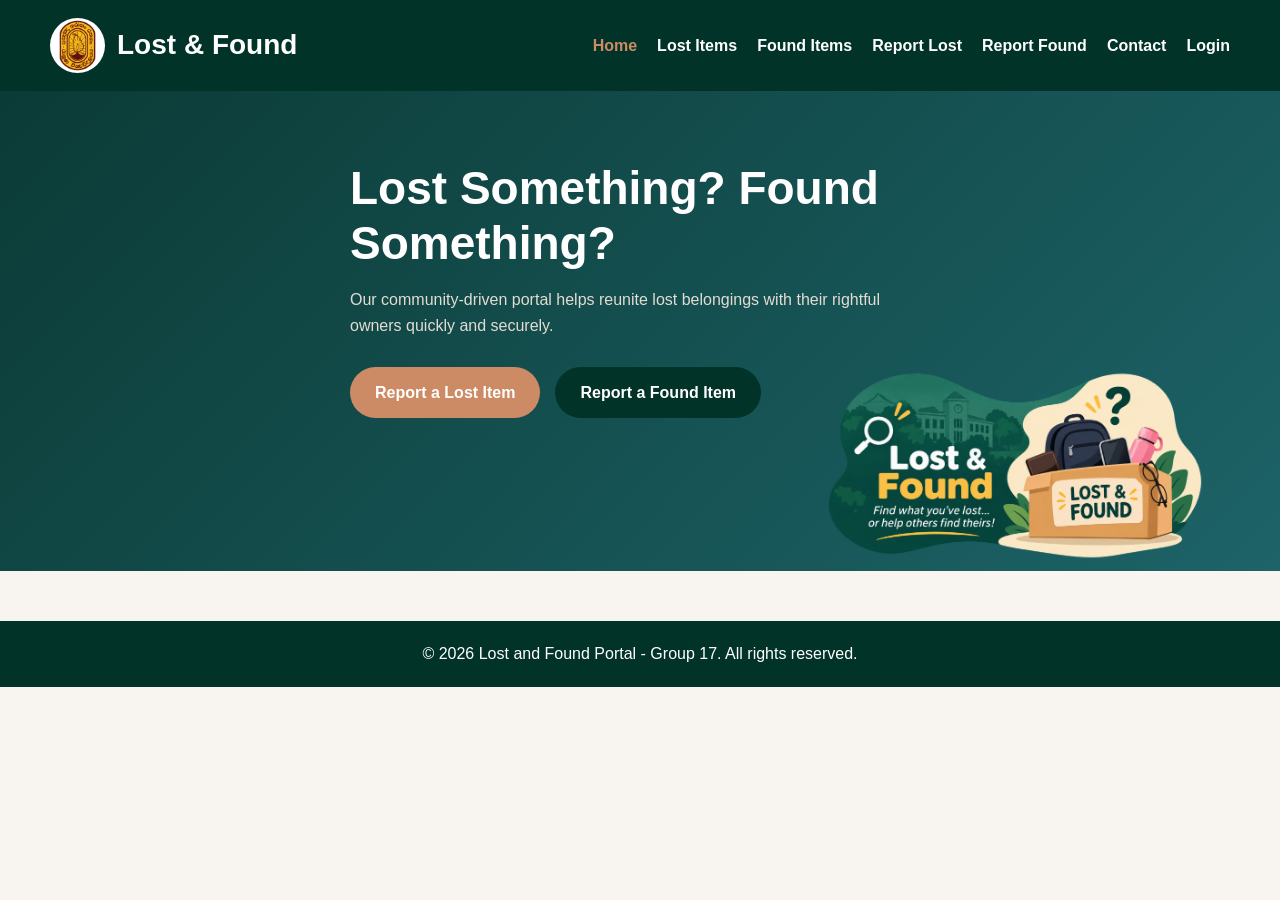
<file: HTML/index.html>
<!DOCTYPE html>
<html>
<head>
   
    <title>Lost & Found Portal - Home</title>
    <link rel="stylesheet" href="../CSS/style.css">
</head>
<body class="index-page">
    <header>
        <a href="index.html" class="logo"><img src="../Images/ruhuna-logo.png"
             alt="University of Ruhuna Logo">Lost & Found</a>
        <nav>
            <ul>
                <li><a href="home.html" class="active">Home</a></li>
                <li><a href="lost-items.html">Lost Items</a></li>
                <li><a href="found-items.html">Found Items</a></li>
                <li><a href="report-lost.html">Report Lost</a></li>
                <li><a href="report-found.html">Report Found</a></li>
                <li><a href="contact.html">Contact</a></li>
                <li><a href="login.html">Login</a></li>
            </ul>
        </nav>
    </header>

<section class="hero">    

    

        <div class="hero-content">
            <h1 class="welcome-text">
                Lost Something?
                Found Something?
            </h1>

            <p>
                Our community-driven portal helps reunite
                lost belongings with their rightful owners
                quickly and securely.
            </p>

            <div class="hero-actions">
                <a href="report-lost.html" class="btn btn-light">
                    Report a Lost Item
                </a>

                <a href="report-found.html" class="btn btn-secondary">
                    Report a Found Item
                </a>
            </div>
        </div>

        <div class="hero-image">
            <img src="../Images/lostandfound.png"
                 alt="Students searching for lost items">
        </div>

    </section>
</div>

    <footer>
        <p>&copy; 2026 Lost and Found Portal - Group 17. All rights reserved.</p>
    </footer>
</body>
</html>
</file>
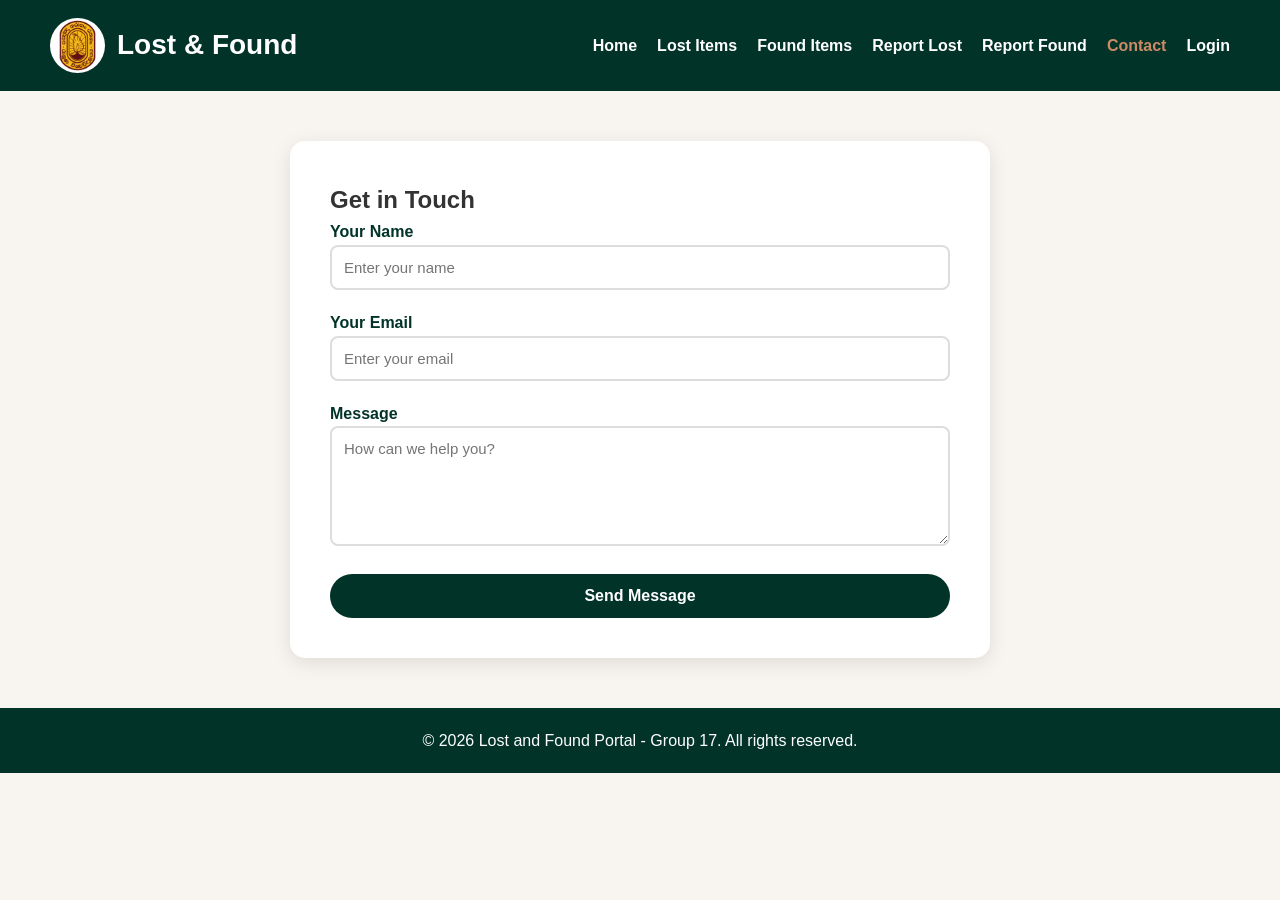
<file: HTML/contact.html>
<!DOCTYPE html>
<html lang="en">
<head>
    <title>Contact Us - Lost & Found Portal</title>
    <link rel="stylesheet" href="../CSS/style.css">
</head>
<body>
    <header>
        <a href="index.html" class="logo"><img src="../Images/ruhuna-logo.png"
             alt="University of Ruhuna Logo"> Lost & Found</a>
        <nav>
            <ul>
                <li><a href="home.html">Home</a></li>
                <li><a href="lost-items.html">Lost Items</a></li>
                <li><a href="found-items.html">Found Items</a></li>
                <li><a href="report-lost.html">Report Lost</a></li>
                <li><a href="report-found.html">Report Found</a></li>
                <li><a href="contact.html" class="active">Contact</a></li>
                <li><a href="login.html">Login</a></li>
            </ul>
        </nav>
    </header>

    <div class="container">
        <div class="form-box">
            <h2>Get in Touch</h2>
            <form action="#">
                <div class="form-group">
                    <label>Your Name</label>
                    <input type="text" placeholder="Enter your name" required>
                </div>
                <div class="form-group">
                    <label>Your Email</label>
                    <input type="email" placeholder="Enter your email" required>
                </div>
                <div class="form-group">
                    <label>Message</label>
                    <textarea placeholder="How can we help you?" required></textarea>
                </div>
                <button type="submit" class="btn" style="width: 100%;">Send Message</button>
            </form>
        </div>
    </div>

    <footer>
        <p>&copy; 2026 Lost and Found Portal - Group 17. All rights reserved.</p>
    </footer>
</body>
</html>
</file>
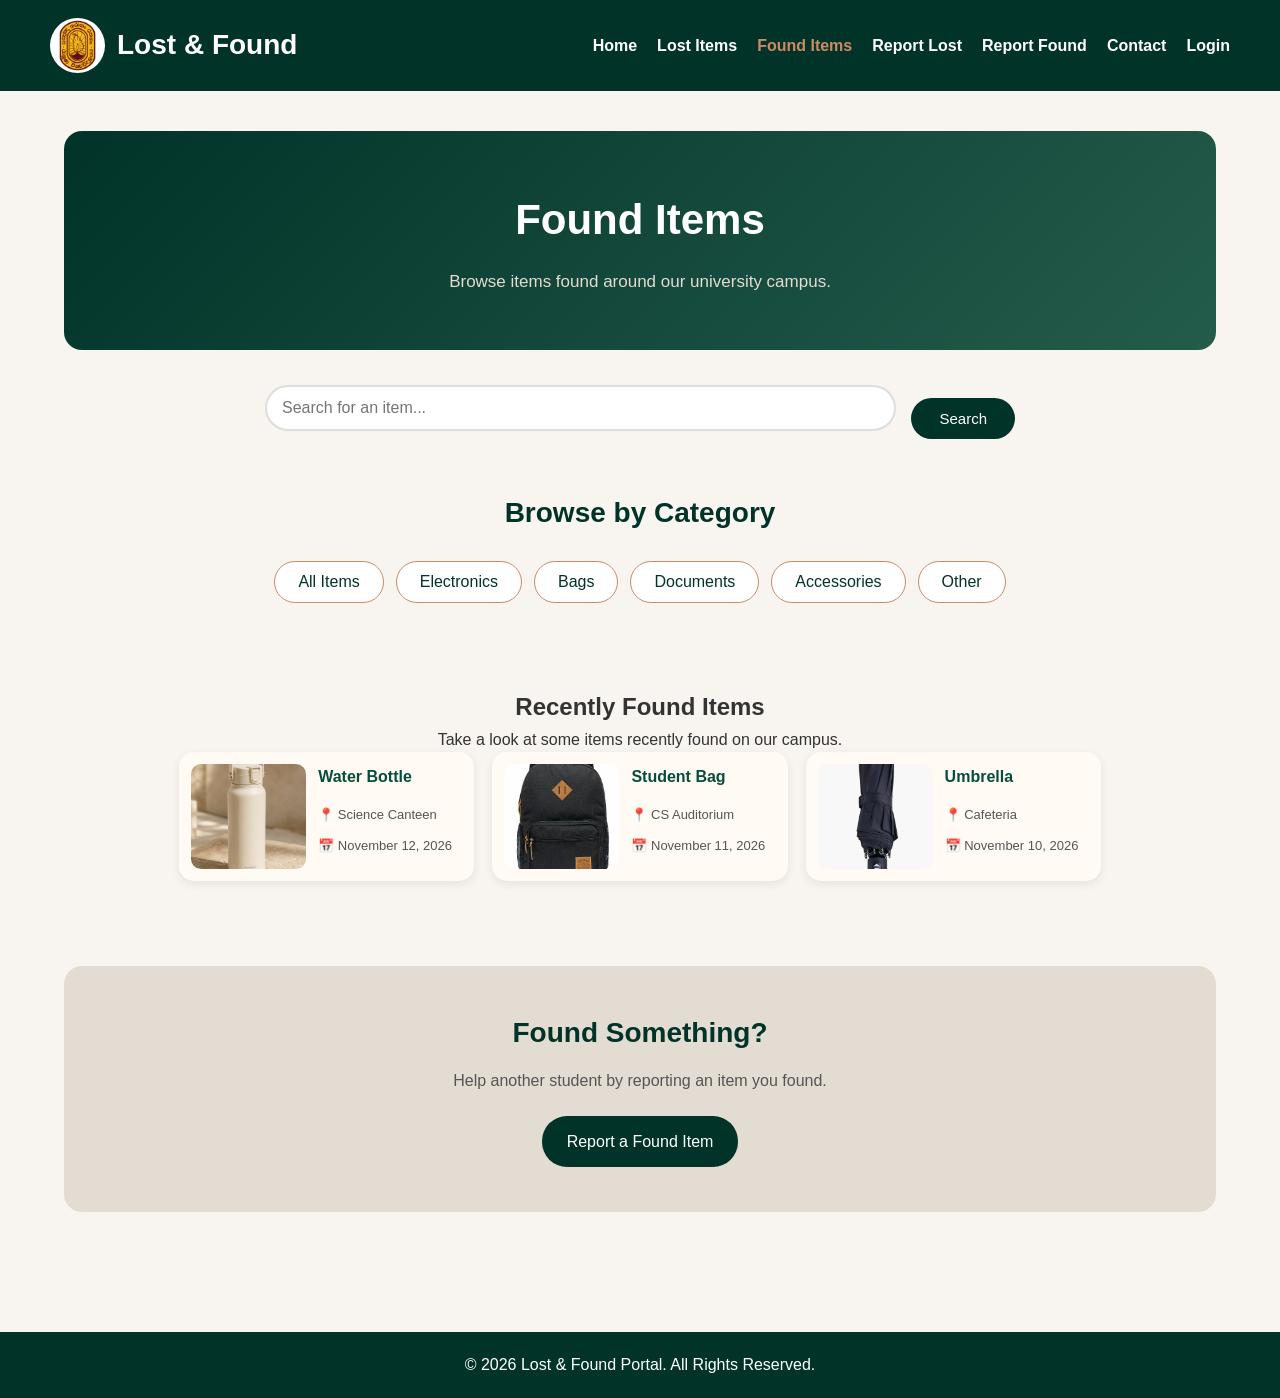
<file: HTML/found-items.html>
<!DOCTYPE html>
<html lang="en">
<head>
    <meta charset="UTF-8">
    <meta name="viewport" content="width=device-width, initial-scale=1.0">
    <title>Found Items | Lost & Found Portal</title>

    <link rel="stylesheet" href="../CSS/style.css">
</head>

<body>

    <!-- Navigation Bar -->
    <header>
        <a href="index.html" class="logo">
            <img src="../Images/ruhuna-logo.png"
             alt="University of Ruhuna Logo">
        <span>Lost & Found</span>
        </a>

        <nav>
            <ul>
                <li><a href="home.html">Home</a></li>
                <li><a href="lost-items.html">Lost Items</a></li>
                <li><a href="found-items.html" class="active">Found Items</a></li>
                <li><a href="report-lost.html">Report Lost</a></li>
                <li><a href="report-found.html">Report Found</a></li>
                <li><a href="contact.html">Contact</a></li>
                <li><a href="login.html">Login</a></li>
            </ul>
        </nav>
    </header>

    <!-- Main Content -->
    <main class="found-page">

        <section class="found-heading">
            <h1>Found Items</h1>
            <p>Browse items found around our university campus.</p>
        </section>

        <!-- Search Section -->
        <section class="search-section">
            <input
                type="text"
                placeholder="Search for an item..."
                aria-label="Search found items"
            >

            <button type="button">Search</button>
        </section>

        <!-- Category Section -->
        <section class="category-section">
            <h2>Browse by Category</h2>

            <div class="category-buttons">
                <button type="button">All Items</button>
                <button type="button">Electronics</button>
                <button type="button">Bags</button>
                <button type="button">Documents</button>
                <button type="button">Accessories</button>
                <button type="button">Other</button>
            </div>
        </section>

        <!-- Found Items -->
        <section class="recent-items">
    <h2>Recently Found Items</h2>
    <p class="section-description">
        Take a look at some items recently found on our campus.
    </p>

    <div class="items-container">

        <div class="recent-item-info">
            <img src="../Images/waterbottle.jpg" alt="Water bottle">
            <div class="item-info">
                <h3>Water Bottle</h3>
                <p>📍 Science Canteen</p>
                <p>📅 November 12, 2026</p>
            </div>
        </div>
        
        <div class="recent-item-info">
            <img src="../Images/bag.jpg" alt="Student bag">
            <div class="item-info">
                <h3>Student Bag</h3>
                <p>📍 CS Auditorium</p>
                <p>📅 November 11, 2026</p>
            </div>
        </div>

        <div class="recent-item-info">
            <img src="../Images/umbrella.jpg" alt="Umbrella">
            <div class="item-info">
                <h3>Umbrella</h3>
                <p>📍 Cafeteria</p>
                <p>📅 November 10, 2026</p>
            </div>
        </div>

    </div>
</section>
                

            

        <!-- Report Found Item -->
        <section class="report-section">
            <h2>Found Something?</h2>
            <p>Help another student by reporting an item you found.</p>
            <a href="report-found.html">Report a Found Item</a>
        </section>

    </main>

    <!-- Footer -->
    <footer>
        <p>&copy; 2026 Lost & Found Portal. All Rights Reserved.</p>
    </footer>

</body>
</html>
</file>
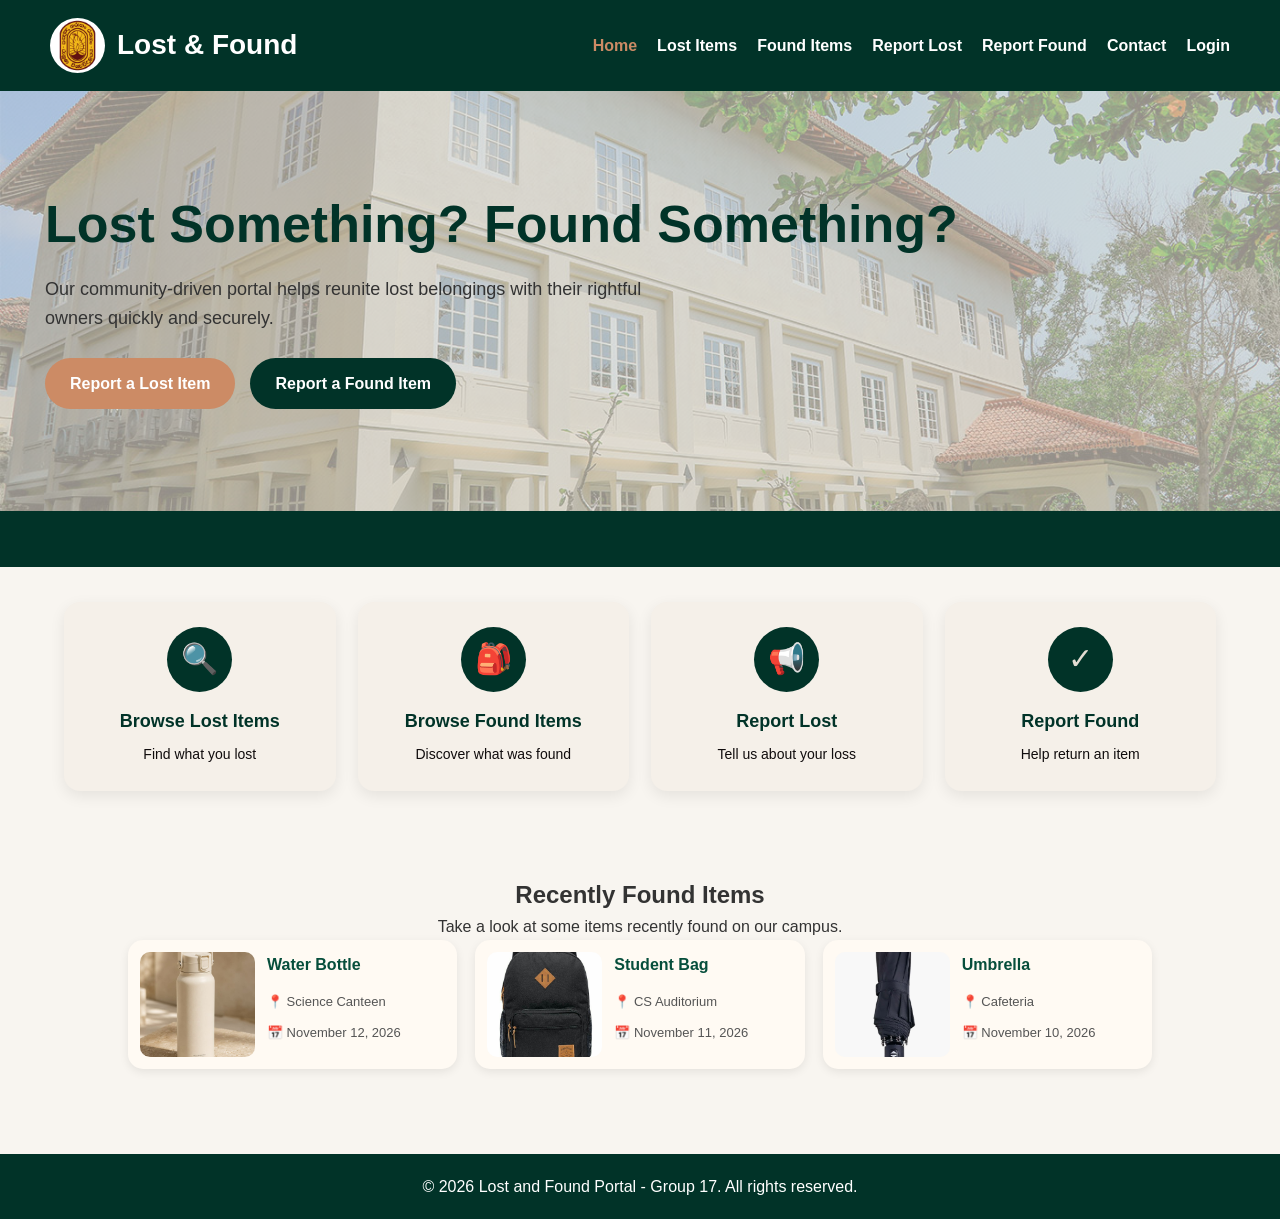
<file: HTML/home.html>
<!DOCTYPE html>
<head>
    <meta charset="UTF-8">
    <meta name="viewport" content="width=device-width, initial-scale=1.0">
    <title>Lost and Found Portal-Home</title>
    <link rel="stylesheet" href="../CSS/style.css">
</head>
<body>
    <header>
        <a href="index.html" class="logo">
            <img src="../Images/ruhuna-logo.png"
             alt="University of Ruhuna Logo">
        <span>Lost & Found</span>
        </a>
        <nav>
            <ul>
                <li><a href="index.html" class="active">Home</a></li>
                <li><a href="lost-items.html">Lost Items</a></li>
                <li><a href="found-items.html">Found Items</a></li>
                <li><a href="report-lost.html">Report Lost</a></li>
                <li><a href="report-found.html">Report Found</a></li>
                <li><a href="contact.html">Contact</a></li>
                <li><a href="login.html">Login</a></li>

            </ul>
        </nav>
    </header>
    
        <section class="hero">
       
             <img src="../Images/uni-building.jpg"
                  alt="University"
                  class="hero-bg">
        <div class="hero-content"></div>
            <h1 class="welcome-text">Lost Something? Found Something?</h1>
            <p>Our community-driven portal helps reunite lost belongings with their rightful owners quickly and securely.</p>
            <div class="hero-actions">
                <a href="report-lost.html" class="btn btn-light">Report a Lost Item</a>
                <a href="report-found.html" class="btn btn-secondary">Report a Found Item</a>
            </div>
        </section>
    </div>
    <div class="announcement">
        <p>
             📢 Lost it? Found it? Let's reunite!
             &nbsp; ◆ &nbsp;
             Report your lost or found items today!
             &nbsp; ◆ &nbsp;
            Together we keep our university helpful!
        </p>
    </div>

<section class="quick-actions">

    <a href="lost-items.html" class="action-card">
        <div class="action-icon">🔍</div>
        <h3>Browse Lost Items</h3>
        <p>Find what you lost</p>
    </a>

    <a href="found-items.html" class="action-card">
        <div class="action-icon">🎒</div>
        <h3>Browse Found Items</h3>
        <p>Discover what was found</p>
    </a>

    <a href="report-lost.html" class="action-card">
        <div class="action-icon">📢</div>
        <h3>Report Lost</h3>
        <p>Tell us about your loss</p>
    </a>

    <a href="report-found.html" class="action-card">
        <div class="action-icon">✓</div>
        <h3>Report Found</h3>
        <p>Help return an item</p>
    </a>

</section>


<section class="recent-items">
    <h2>Recently Found Items</h2>
    <p class="section-description">
        Take a look at some items recently found on our campus.
    </p>

    <div class="items-container">

        <div class="recent-item-info">
            <img src="../Images/waterbottle.jpg" alt="Water bottle">
            <div class="item-info">
                <h3>Water Bottle</h3>
                <p>📍 Science Canteen</p>
                <p>📅 November 12, 2026</p>
            </div>
        </div>

        <div class="recent-item-info">
            <img src="../Images/bag.jpg" alt="Student bag">
            <div class="item-info">
                <h3>Student Bag</h3>
                <p>📍 CS Auditorium</p>
                <p>📅 November 11, 2026</p>
            </div>
        </div>

        <div class="recent-item-info">
            <img src="../Images/umbrella.jpg" alt="Umbrella">
            <div class="item-info">
                <h3>Umbrella</h3>
                <p>📍 Cafeteria</p>
                <p>📅 November 10, 2026</p>
            </div>
        </div>

    </div>
</section>



    <footer>
        <p>&copy; 2026 Lost and Found Portal - Group 17. All rights reserved.</p>
    </footer>
</body>
</html>
</file>
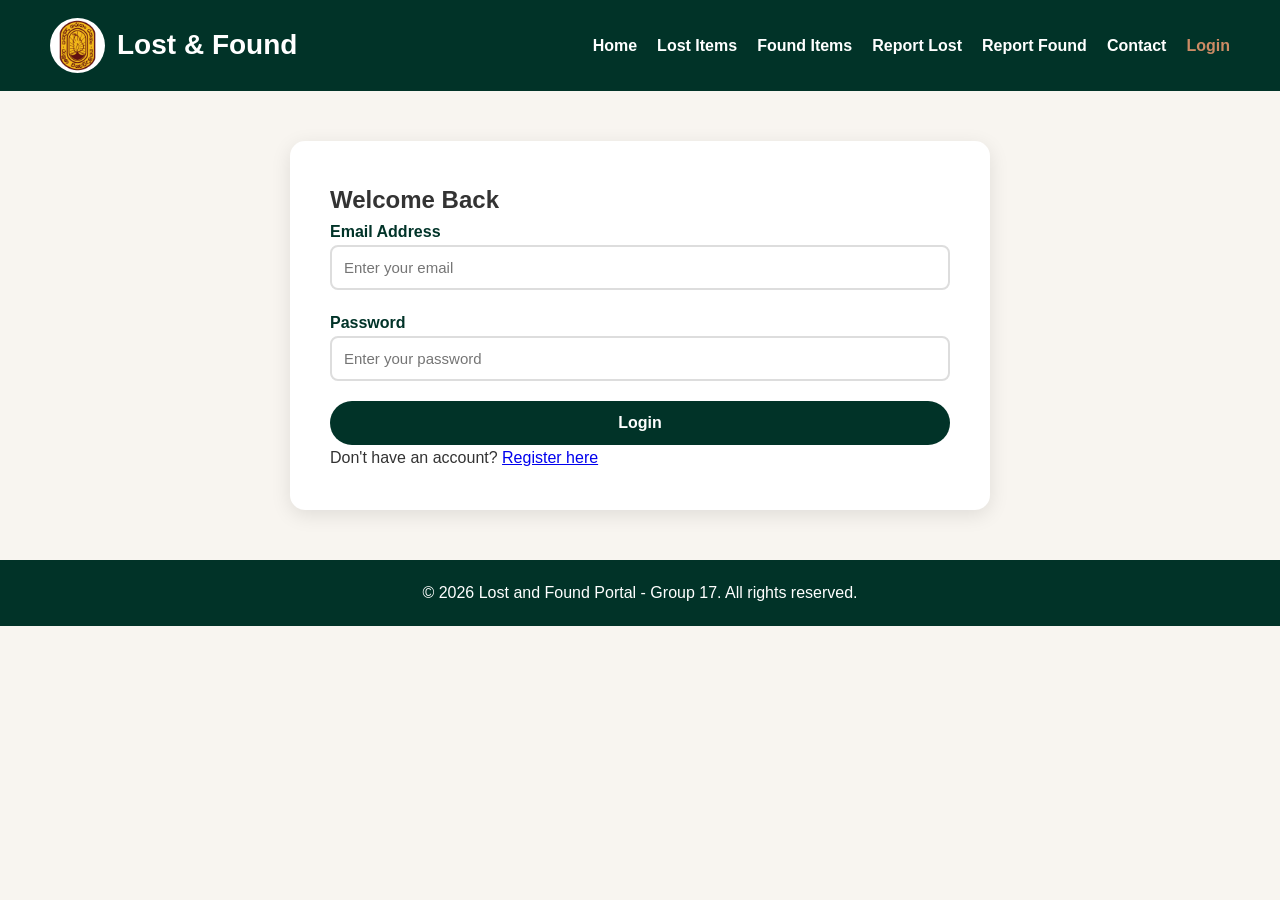
<file: HTML/login.html>
<!DOCTYPE html>
<html lang="en">
<head>
    
    <title>Login - Lost & Found Portal</title>
    <link rel="stylesheet" href="../CSS/style.css">
</head>
<body>
    <header>
        <a href="index.html" class="logo">
            <img src="../Images/ruhuna-logo.png"
             alt="University of Ruhuna Logo">
        <span>Lost & Found</span>
        </a>
        <nav>
            <ul>
                <li><a href="home.html">Home</a></li>
                <li><a href="lost-items.html">Lost Items</a></li>
                <li><a href="found-items.html">Found Items</a></li>
                 <li><a href="report-lost.html">Report Lost</a></li>
                <li><a href="report-found.html">Report Found</a></li>
                <li><a href="contact.html">Contact</a></li>
                <li><a href="login.html" class="active">Login</a></li>
            </ul>
        </nav>
    </header>

    <div class="container">
        <div class="form-box">
            <h2>Welcome Back</h2>
            <form action="home.html">
                <div class="form-group">
                    <label>Email Address</label>
                    <input type="email" placeholder="Enter your email" required>
                </div>
                <div class="form-group">
                    <label>Password</label>
                    <input type="password" placeholder="Enter your password" required>
                </div>
                <button type="submit" class="btn" style="width: 100%;">Login</button>
            </form>
            <div class="form-footer">
                Don't have an account? <a href="register.html">Register here</a>
            </div>
        </div>
    </div>

    <footer>
        <p>&copy; 2026 Lost and Found Portal - Group 17. All rights reserved.</p>
    </footer>
</body>
</html>
</file>
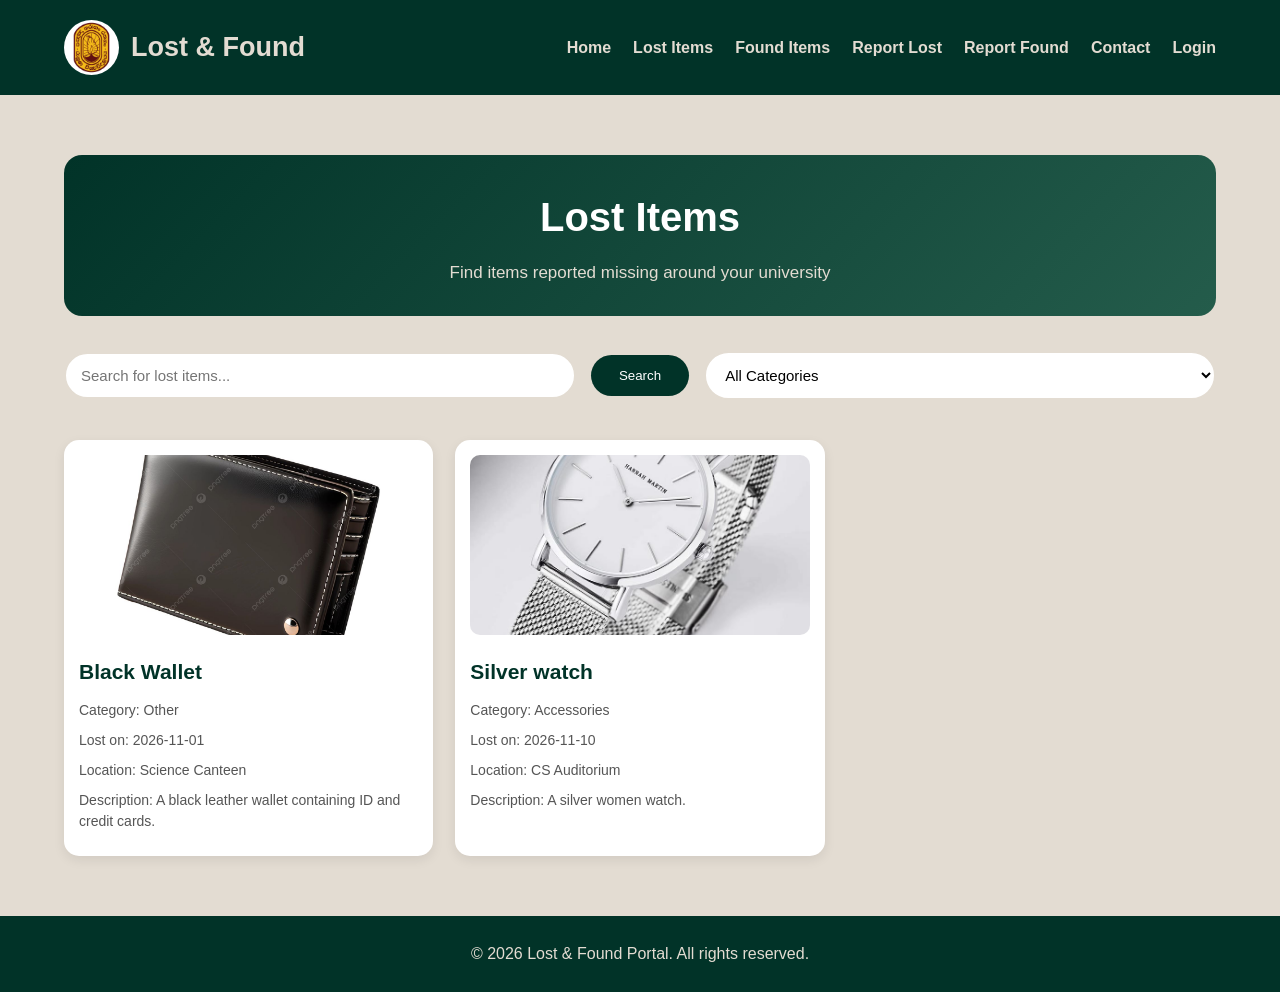
<file: HTML/lost-items.html>
<!DOCTYPE html>
<html lang="en">
<head>
    <meta charset="UTF-8"> 
    <meta name="viewport" content="width=device-width, initial-scale=1.0">
    
        <link rel="stylesheet" href="../CSS/lost-items.css">

    <title>Lost Items</title> 
</head>
<body>
    <header>
        <a href="index.html" class="logo"><img src="../Images/ruhuna-logo.png"
             alt="University of Ruhuna Logo"> Lost & Found</a>
        <nav>   
            <ul>
                <li><a href="home.html">Home</a></li>
                <li><a href="lost-items.html">Lost Items</a></li>
                <li><a href="found-items.html">Found Items</a></li>
                <li><a href="report-lost.html">Report Lost</a></li>
                <li><a href="report-found.html">Report Found</a></li>
                <li><a href="contact.html">Contact</a></li>
                <li><a href="login.html">Login</a></li>
            </ul>
        </nav>
    </header>

    <div class="container lost-items-container">

        <section class="page-heading">
            <h1>Lost Items</h1>
            <p>Find items reported missing around your university</p>
        </section>

        <section class="search-section">
            <input type="text" id="SearchInput" placeholder="Search for lost items...">
            <button type="submit">Search</button>

        <select id="categoryFilter">
            <option value="all">All Categories</option>
            <option value="electronics">Electronics</option>
            <option value="accessories">Accessories</option>
            <option value="documents">Documents</option>
            <option value="other">Other</option>
        </select>
        </section>

        <section class="items-grid" id="itemsContainer"> 

        <div class="item-card" data-category="other">
            <div class="item-info">
                <img src="lost_item1.jpg" alt="Lost Item 1">
                <h2>Black Wallet</h2>
                <p>Category: Other</p>
                <p>Lost on: 2026-11-01</p>
                <p>Location: Science Canteen</p>
                <p>Description: A black leather wallet containing ID and credit cards.</p>
            </div>
        </div>

        <div class="item-card" data-category="accessories">
            <div class="item-info">
                <img src="lost_item2.jpg" alt="Lost Item 2">
                <h2>Silver watch</h2>
                <p>Category: Accessories</p>
                <p>Lost on: 2026-11-10</p>
                <p>Location: CS Auditorium</p>
                <p>Description: A silver women watch.</p>
            </div>
        </div>
        </section> 
    </div>
   
        <footer>
            <p>&copy; 2026 Lost & Found Portal. All rights reserved.</p>
        </footer>
    </body>
</html>
</file>
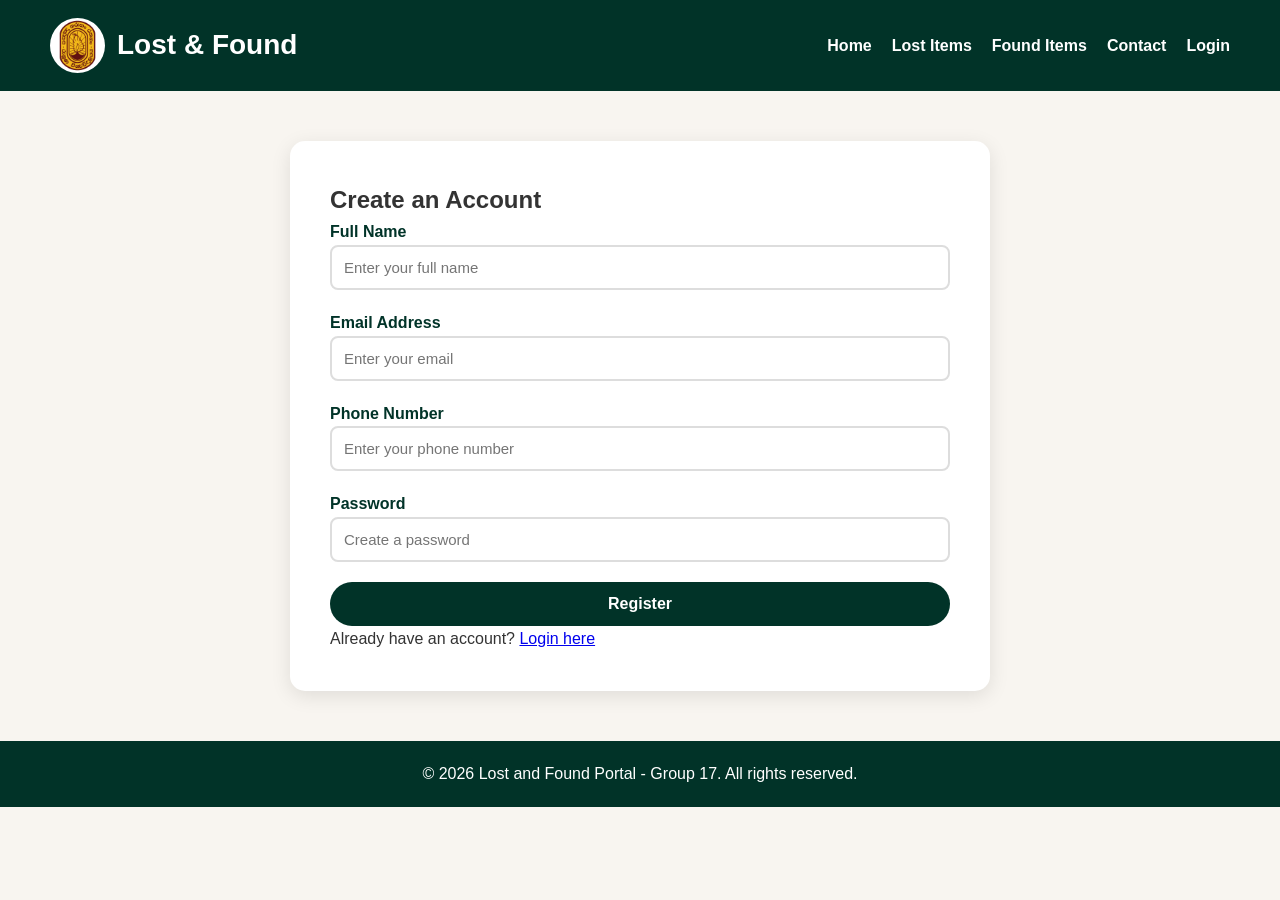
<file: HTML/register.html>
<!DOCTYPE html>
<html >
<head>
    
    <title>Register - Lost & Found Portal</title>
    <link rel="stylesheet" href="../CSS/style.css">
</head>
<body>
    <header>
        <a href="index.html" class="logo"><img src="../Images/ruhuna-logo.png"
             alt="University of Ruhuna Logo">Lost & Found</a>
        <nav>
            <ul>
                <li><a href="home.html">Home</a></li>
                <li><a href="lost-items.html">Lost Items</a></li>
                <li><a href="found-items.html">Found Items</a></li>
                <li><a href="contact.html">Contact</a></li>
                <li><a href="login.html">Login</a></li>
            </ul>
        </nav>
    </header>

    <div class="container">
        <div class="form-box">
            <h2>Create an Account</h2>
            <form action="login.html">
                <div class="form-group">
                    <label>Full Name</label>
                    <input type="text" placeholder="Enter your full name" required>
                </div>
                <div class="form-group">
                    <label>Email Address</label>
                    <input type="email" placeholder="Enter your email" required>
                </div>
                <div class="form-group">
                    <label>Phone Number</label>
                    <input type="tel" placeholder="Enter your phone number" required>
                </div>
                <div class="form-group">
                    <label>Password</label>
                    <input type="password" placeholder="Create a password" required>
                </div>
                <button type="submit" class="btn" style="width: 100%;">Register</button>
            </form>
            <div class="form-footer">
                Already have an account? <a href="login.html">Login here</a>
            </div>
        </div>
    </div>

    <footer>
        <p>&copy; 2026 Lost and Found Portal - Group 17. All rights reserved.</p>
    </footer>
</body>
</html>
</file>
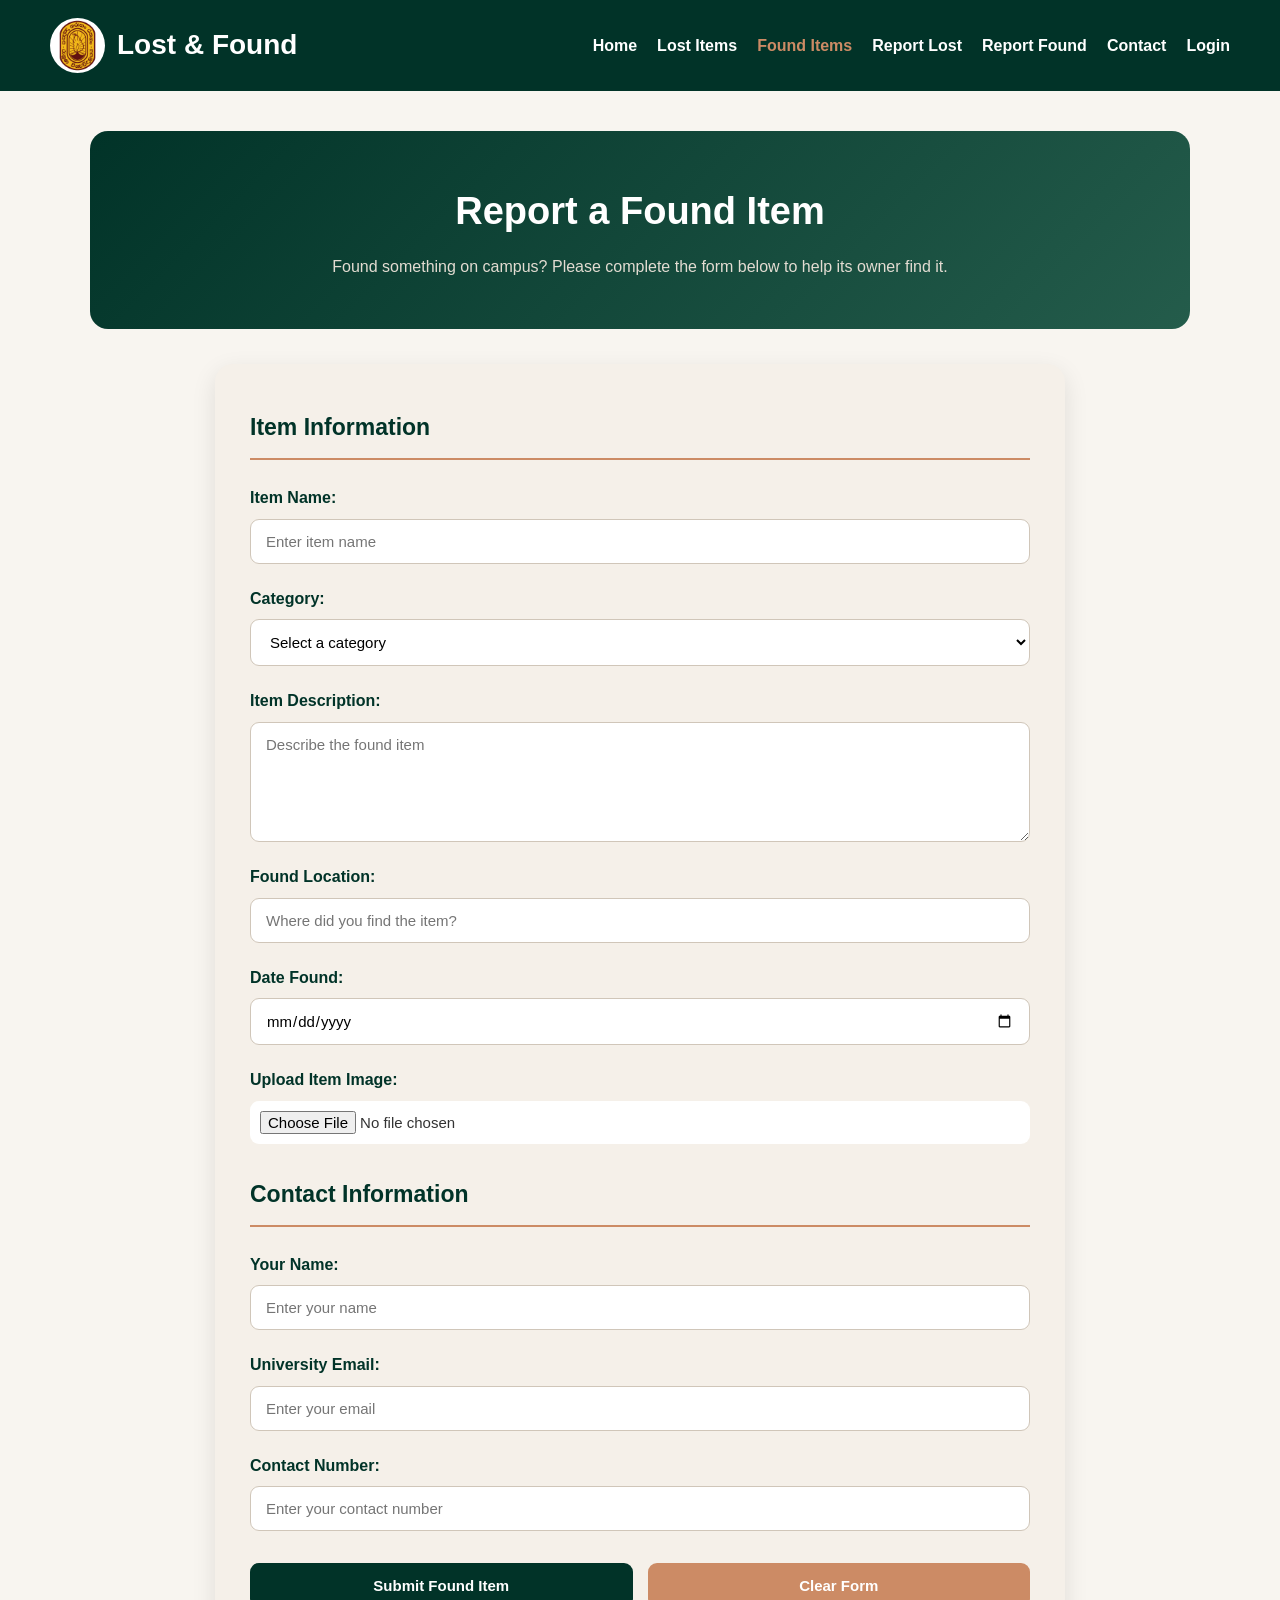
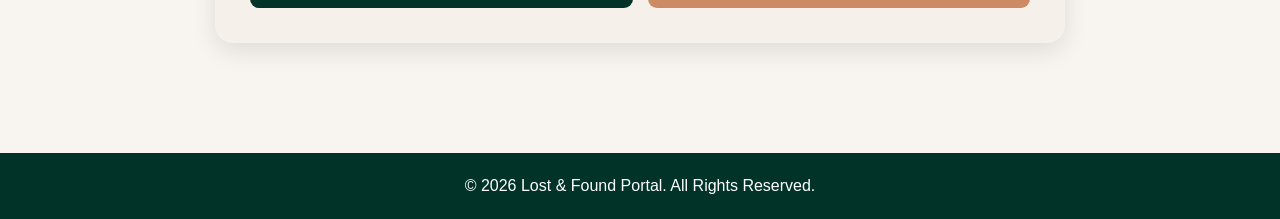
<file: HTML/report-found.html>
<!DOCTYPE html>
<html lang="en">

<head>
    <meta charset="UTF-8">
    <meta name="viewport" content="width=device-width, initial-scale=1.0">
    <title>Report Found Item | Lost & Found</title>

    <link rel="stylesheet" href="../CSS/style.css">
</head>

<body>

    <!-- Navigation Bar -->
    <header>
       <a href="index.html" class="logo">
            <img src="../Images/ruhuna-logo.png"
             alt="University of Ruhuna Logo">
        <span>Lost & Found</span>
        </a>

        <nav>
            <ul>
            <li><a href="home.html">Home</a></li>
                <li><a href="lost-items.html">Lost Items</a></li>
                <li><a href="found-items.html" class="active">Found Items</a></li>
                <li><a href="report-lost.html">Report Lost</a></li>
                <li><a href="report-found.html">Report Found</a></li>
                <li><a href="contact.html">Contact</a></li>
                <li><a href="login.html">Login</a></li>
            </ul>
        </nav>
    </header>

    <!-- Main Section -->
    
<main class="report-found-page">

    <section class="report-found-heading">
        <h1>Report a Found Item</h1>
        <p>
            Found something on campus?
            Please complete the form below to help its owner find it.
        </p>
    </section>

    <form class="report-found-form" action="#" method="post"
          enctype="multipart/form-data">

        <h2>Item Information</h2>

        <label for="item-name">Item Name:</label>
        <input type="text" id="item-name" name="item-name"
               placeholder="Enter item name" required>

        <label for="category">Category:</label>
        <select id="category" name="category" required>
            <option value="">Select a category</option>
            <option value="electronics">Electronics</option>
            <option value="bags">Bags</option>
            <option value="documents">Documents</option>
            <option value="accessories">Accessories</option>
            <option value="clothing">Clothing</option>
            <option value="other">Other</option>
        </select>

        <label for="description">Item Description:</label>
        <textarea id="description" name="description"
                  placeholder="Describe the found item"
                  rows="4" required></textarea>

        <label for="location">Found Location:</label>
        <input type="text" id="location" name="location"
               placeholder="Where did you find the item?" required>

        <label for="date">Date Found:</label>
        <input type="date" id="date" name="date" required>

        <label for="item-image">Upload Item Image:</label>
        <input type="file" id="item-image" name="item-image"
               accept="image/*">

        <h2>Contact Information</h2>

        <label for="student-name">Your Name:</label>
        <input type="text" id="student-name" name="student-name"
               placeholder="Enter your name" required>

        <label for="student-email">University Email:</label>
        <input type="email" id="student-email" name="student-email"
               placeholder="Enter your email" required>

        <label for="phone">Contact Number:</label>
        <input type="tel" id="phone" name="phone"
               placeholder="Enter your contact number">

        <div class="form-buttons">
            <button type="submit">Submit Found Item</button>
            <button type="reset">Clear Form</button>
        </div>

    </form>
</main>


    <!-- Footer -->
    <footer>
        <p>&copy; 2026 Lost & Found Portal. All Rights Reserved.</p>
    </footer>

</body>
</html>
</file>
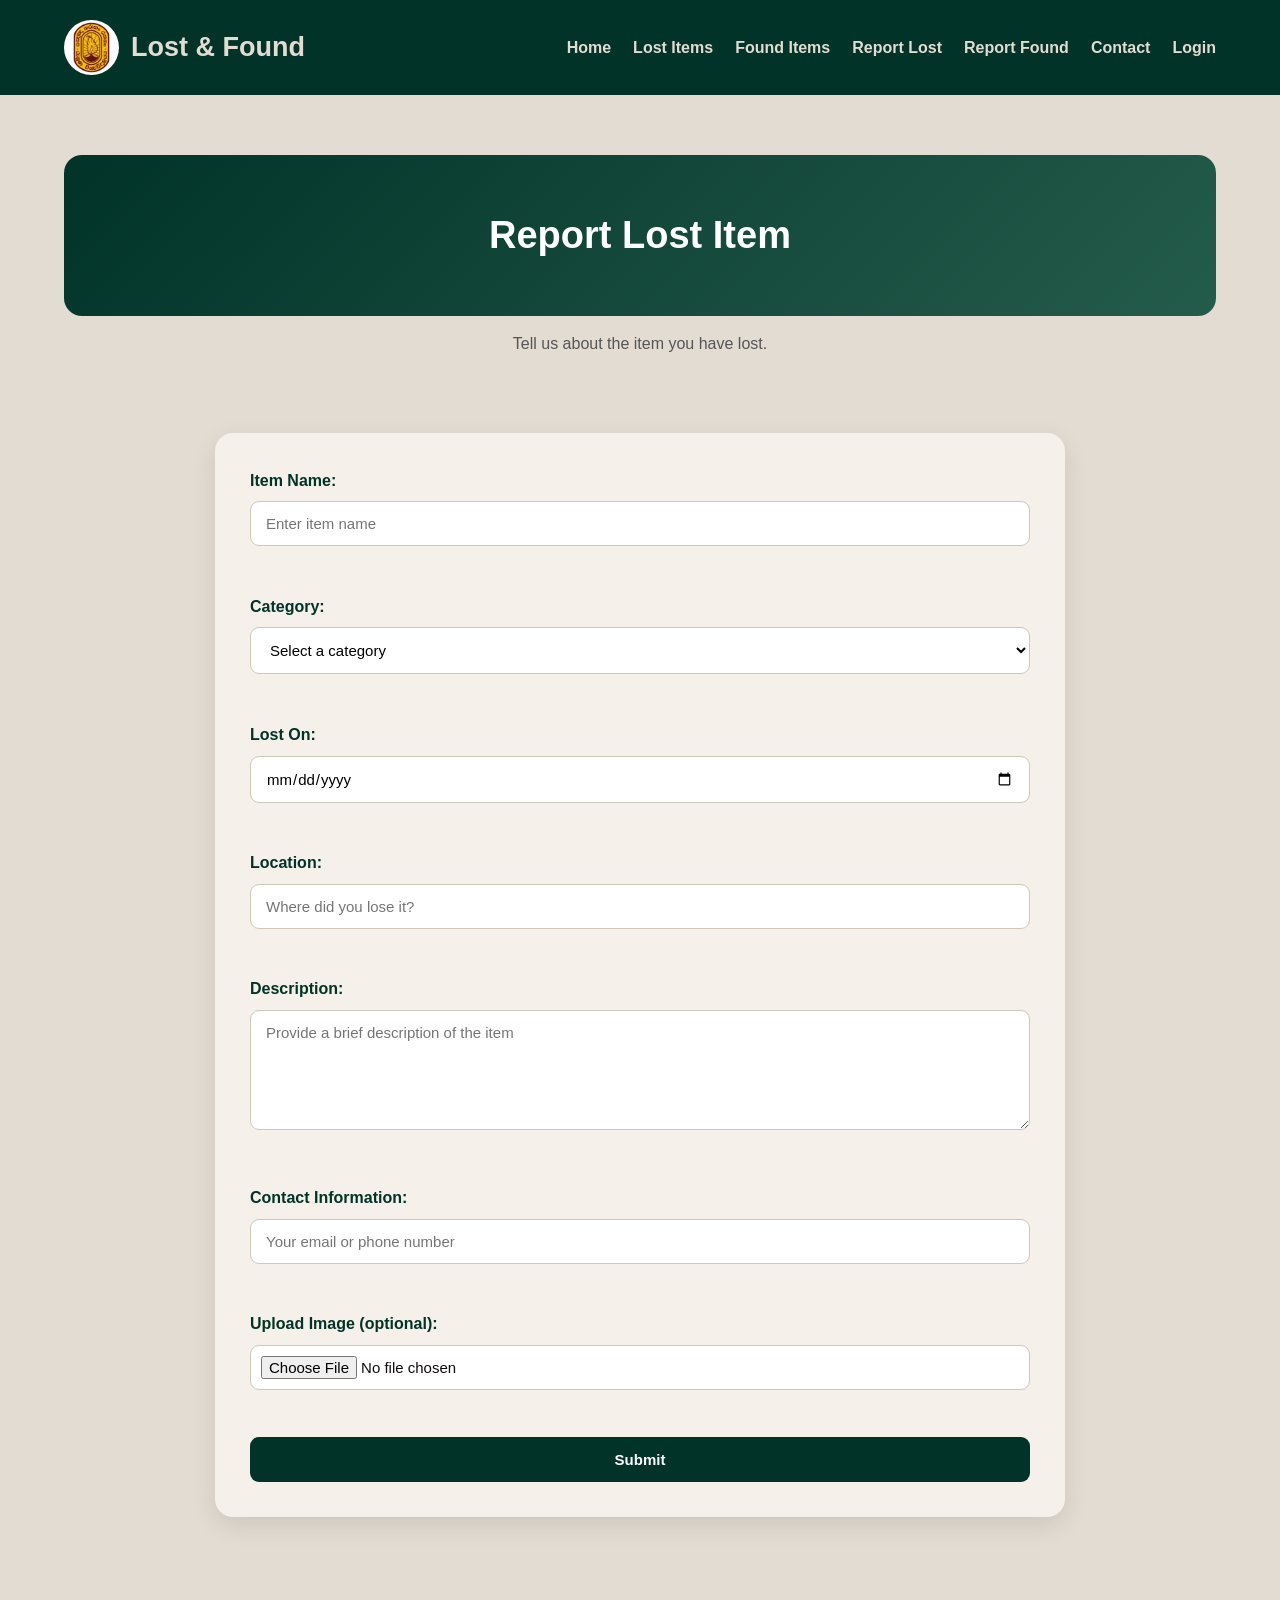
<file: HTML/report-lost.html>
<!DOCTYPE html>
<html lang="en">
<head>
    <meta charset="UTF-8"> 
    <meta name="viewport" content="width=device-width, initial-scale=1.0">
   <link rel="stylesheet" href="../CSS/lost-items.css">
</head>

<body>
    <header>
        <a href="index.html" class="logo"><img src="../Images/ruhuna-logo.png"
             alt="University of Ruhuna Logo"> Lost & Found</a>
        <nav>   
            <ul>
                <li><a href="home.html">Home</a></li>
                <li><a href="lost-items.html">Lost Items</a></li>
                <li><a href="found-items.html">Found Items</a></li>
                <li><a href="report-lost.html">Report Lost</a></li>
                <li><a href="report-found.html">Report Found</a></li>
                <li><a href="contact.html">Contact</a></li>
                <li><a href="login.html">Login</a></li>
            </ul>
        </nav>
    </header> 

    <div class="container report-lost-container">
        <h1>Report Lost Item</h1>
        <p>Tell us about the item you have lost.</p>
     <br><br>

    <form id="lostItemForm">

        <label for="itemName">Item Name:</label>
        <input type="text" id="itemName" placeholder="Enter item name" required>
      <br><br> 

        <label for="Category">Category:</label>
        <select id="Category" required>
            <option value="">Select a category</option>
            <option value="electronics">Electronics</option> 
            <option value="accessories">Accessories</option>
            <option value="documents">Documents</option>
            <option value="other">Other</option>
        </select>
      <br><br>

        <label for="dateLost">Lost On:</label>
        <input type="date" id="dateLost" required>
      <br><br>
        <label for="locationLost">Location:</label>
        <input type="text" id="locationLost" placeholder="Where did you lose it?" required>
      <br><br>
        <label for="description">Description:</label>
        <textarea id="description" placeholder="Provide a brief description of the item" required></textarea>
      <br><br>
        <label for="contactInfo">Contact Information:</label>
        <input type="text" id="contactInfo" placeholder="Your email or phone number" required>
      <br><br>
        <label for="itemimage">Upload Image (optional):</label>
        <input type="file" id="itemimage" accept="image/*">
      <br><br>
        <button type="submit">Submit</button>
    </form>

    <br><br><br>
    <p id="confirmationMessage">Thank you for reporting your lost item. We will notify you if it is found.</p>

</div>

</body>
</html>
</file>
<file: CSS/style.css>
/* =================================
   REPORT FOUND ITEM PAGE
================================= */

.report-found-page {
    width: 90%;
    max-width: 1100px;
    margin: 0 auto;
    padding: 40px 0 60px;
}

.report-found-heading {
    text-align: center;
    padding: 50px 20px;
    margin-bottom: 35px;
    background: linear-gradient(135deg, #013328, #245C4B);
    color: white;
    border-radius: 18px;
}

.report-found-heading h1 {
    font-size: 38px;
    margin-bottom: 12px;
}

.report-found-heading p {
    color: #E3DCD2;
    font-size: 16px;
}

.report-found-form {
    max-width: 850px;
    margin: auto;
    padding: 35px;
    background: #F5F0E9;
    border-radius: 18px;
    box-shadow: 0 8px 25px rgba(0, 0, 0, 0.10);
}

.report-found-form h2 {
    color: #013328;
    font-size: 23px;
    margin: 10px 0 25px;
    padding-bottom: 12px;
    border-bottom: 2px solid #CC8B65;
}

.report-found-form label {
    display: block;
    color: #013328;
    font-weight: 600;
    margin-bottom: 8px;
}

.report-found-form input,
.report-found-form select,
.report-found-form textarea {
    width: 100%;
    padding: 13px 15px;
    margin-bottom: 22px;
    border: 1px solid #D0C6B9;
    border-radius: 9px;
    background: white;
    font-size: 15px;
    font-family: inherit;
    box-sizing: border-box;
    transition: 0.3s;
}

.report-found-form input:focus,
.report-found-form select:focus,
.report-found-form textarea:focus {
    outline: none;
    border-color: #CC8B65;
    box-shadow: 0 0 0 3px rgba(204, 139, 101, 0.15);
}

.report-found-form textarea {
    min-height: 120px;
    resize: vertical;
}

.report-found-form input[type="file"] {
    padding: 10px;
}

.form-buttons {
    display: flex;
    gap: 15px;
    margin-top: 10px;
}

.form-buttons button {
    flex: 1;
    padding: 14px;
    border: none;
    border-radius: 9px;
    background: #013328;
    color: white;
    font-size: 15px;
    font-weight: 600;
    cursor: pointer;
    transition: 0.3s;
}

.form-buttons button:hover {
    background: #CC8B65;
    transform: translateY(-3px);
}

.form-buttons button[type="reset"] {
    background: #CC8B65;
}

.form-buttons button[type="reset"]:hover {
    background: #A96C4C;
}

/* Mobile responsive design */

@media (max-width: 600px) {
    .report-found-page {
        width: 94%;
    }

    .report-found-heading h1 {
        font-size: 28px;
    }

    .report-found-form {
        padding: 22px;
    }

    .form-buttons {
        flex-direction: column;
    }
}

/* =====================================
   FOUND ITEMS PAGE
===================================== */

/* Main Page */
.found-page {
    width: 90%;
    max-width: 1400px;
    margin: 0 auto;
    padding: 40px 0;
}

/* Page Heading */
.found-heading {
    text-align: center;
    padding: 55px 20px;
    margin-bottom: 35px;
    background: linear-gradient(135deg, #013328, #245C4B);
    border-radius: 18px;
    color: #FFFFFF;
    position: relative;
    overflow: hidden;
}

.found-heading h1 {
    font-size: 42px;
    margin-bottom: 15px;
    color: #FFFFFF;
}

.found-heading p {
    font-size: 17px;
    color: #E3DCD2;
}

/* Search Section */
.search-section {
    display: flex;
    justify-content: center;
    align-items: center;
    gap: 12px;
    max-width: 750px;
    margin: 35px auto 50px;
}

.search-section input {
    flex: 1;
    padding: 15px 20px;
    border: 2px solid #E3DCD2;
    border-radius: 30px;
    outline: none;
    font-size: 15px;
}

.search-section input:focus {
    border-color: #CC8B65;
}

.search-section button {
    padding: 15px 30px;
    border: none;
    border-radius: 30px;
    background-color: #013328;
    color: #FFFFFF;
    cursor: pointer;
    transition: 0.3s;
}

.search-section button:hover {
    background-color: #CC8B65;
}

/* Category Section */
.category-section {
    text-align: center;
    margin-bottom: 55px;
}

.category-section h2,
.items-section h2 {
    color: #013328;
    font-size: 28px;
    margin-bottom: 25px;
}

.category-buttons {
    display: flex;
    justify-content: center;
    flex-wrap: wrap;
    gap: 12px;
}

.category-buttons button {
    padding: 11px 23px;
    border: 1px solid #CC8B65;
    border-radius: 25px;
    background-color: #FFFFFF;
    color: #013328;
    cursor: pointer;
    transition: 0.3s;
}

.category-buttons button:hover {
    background-color: #013328;
    color: #FFFFFF;
}

/* Found Items Section */
.items-section {
    margin-bottom: 60px;
}

.items-container {
    display: grid;
    grid-template-columns: repeat(3, 1fr);
    gap: 22px;
}

/* Item Cards */
.item-card {
    display: flex;
    align-items: center;
    gap: 12px;
    padding: 15px;
    background-color: #F5F0E9;
    border-radius: 15px;
    box-shadow: 0 4px 12px rgba(0, 0, 0, 0.08);
    transition: transform 0.3s ease, box-shadow 0.3s ease;
}

.item-card:hover {
    transform: translateY(-7px);
    box-shadow: 0 8px 20px rgba(0, 0, 0, 0.15);
}

/* Item Image */
.item-image {
    width: 95px;
    height: 125px;
    flex-shrink: 0;
    display: flex;
    justify-content: center;
    align-items: center;
    background-color: #E3DCD2;
    border-radius: 12px;
    font-size: 42px;
}

/* Item Information */
.item-card h3 {
    color: #013328;
    font-size: 17px;
    margin-bottom: 12px;
}

.item-card p {
    color: #555555;
    font-size: 12px;
    margin: 7px 0;
}

/* View Details Button */
.item-card button {
    margin-top: 10px;
    padding: 9px 16px;
    border: none;
    border-radius: 20px;
    background-color: #CC8B65;
    color: #FFFFFF;
    cursor: pointer;
    transition: 0.3s;
}

.item-card button:hover {
    background-color: #013328;
}

/* Report Found Section */
.report-section {
    text-align: center;
    padding: 45px 20px;
    background-color: #E3DCD2;
    border-radius: 18px;
    margin-bottom: 30px;
}

.report-section h2 {
    color: #013328;
    font-size: 28px;
    margin-bottom: 12px;
}

.report-section p {
    color: #555555;
    margin-bottom: 22px;
}

.report-section a {
    display: inline-block;
    padding: 13px 25px;
    background-color: #013328;
    color: #FFFFFF;
    text-decoration: none;
    border-radius: 25px;
    transition: 0.3s;
}

.report-section a:hover {
    background-color: #CC8B65;
}

/* Responsive Design */
@media (max-width: 900px) {
    .items-container {
        grid-template-columns: repeat(2, 1fr);
    }
}

@media (max-width: 600px) {
    .found-heading h1 {
        font-size: 32px;
    }

    .items-container {
        grid-template-columns: 1fr;
    }

    .item-card {
        align-items: center;
    }

    .search-section {
        flex-direction: column;
    }

    .search-section input,
    .search-section button {
        width: 100%;
    }
}

/* Faded Campus Building Image */

.hero {
    position: relative;
    overflow: hidden;
}

.hero-bg {
    position: absolute;
    top: 0;
    left: 0;

    width: 100%;
    height: 100%;

    object-fit: cover;
    object-position: center;

    opacity: 0.35;
    z-index: 0;
}

/* Keep existing hero content visible */

.hero > :not(.hero-bg) {
    position: relative;
    z-index: 1;
}
/* Found Items Section */
.recent-items {
    width: 90%;
    max-width: 1400px;
    margin: 60px auto;
    text-align: center;
}

/* Three Cards in One Row */
.items-container {
    display: grid;
    grid-template-columns: repeat(3, 1fr);
    gap: 25px;
}

/* Item Card */
.item-card {
    display: flex;
    flex-direction: row;
    align-items: center;
    background-color: #F5F0E9;
    border-radius: 15px;
    overflow: hidden;
    text-align: left;
    box-shadow: 0 4px 12px rgba(0, 0, 0, 0.1);
    transition: transform 0.3s ease;
}

.item-card:hover {
    transform: translateY(-8px);
}

/* Photo on the Left */
.item-card img {
    width: 110px;
    height: 140px;
    object-fit: cover;
    flex-shrink: 0;
    display: block;
}

/* Details on the Right */
.item-info {
    padding: 12px;
    flex: 1;
}

.item-info h3 {
    color: var(--dark-green);
    margin-bottom: 10px;
    font-size: 16px;
}

.item-info p {
    color: #555;
    margin: 7px 0;
    font-size: 12px;
}

/* Tablet */
@media (max-width: 800px) {
    .items-container {
        grid-template-columns: repeat(2, 1fr);
    }
}

/* Mobile */
@media (max-width: 550px) {
    .items-container {
        grid-template-columns: 1fr;
    }

    .item-card img {
        width: 130px;
        height: 150px;
    }
}



/* =====================================
   ANNOUNCEMENT BANNER
===================================== */

.announcement {
    width: 100%;
    background-color: var(--dark-green);
    color: var(--beige);
    padding: 15px 0;
    overflow: hidden;
    white-space: nowrap;
}

.announcement p {
    display: inline-block;
    padding-left: 100%;
    font-weight: bold;
    animation: scrollText 18s linear infinite;
}

@keyframes scrollText {
    from {
        transform: translateX(0);
    }

    to {
        transform: translateX(-100%);
    }
}

/* =====================================
   QUICK ACCESS CARDS
===================================== */

.quick-actions {
    width: 90%;
    max-width: 1400px;
    margin: 35px auto;
    display: grid;
    grid-template-columns: repeat(4, 1fr);
    gap: 22px;
}

.action-card {
    background-color: #F5F0E9;
    color: var(--black);
    padding: 25px 15px;
    border-radius: 16px;
    text-align: center;
    text-decoration: none;
    box-shadow: 0 5px 15px rgba(16, 12, 13, 0.08);
    transition: transform 0.3s ease,
                box-shadow 0.3s ease;
}

.action-card:hover {
    transform: translateY(-8px);
    box-shadow: 0 10px 22px rgba(16, 12, 13, 0.15);
}

.action-icon {
    width: 65px;
    height: 65px;
    margin: 0 auto 15px;
    background-color: var(--dark-green);
    color: var(--beige);
    border-radius: 50%;
    display: flex;
    justify-content: center;
    align-items: center;
    font-size: 30px;
}

.action-card h3 {
    color: var(--dark-green);
    margin-bottom: 8px;
    font-size: 18px;
}

.action-card p {
    font-size: 14px;
}

/* =====================================
   RESPONSIVE QUICK CARDS
===================================== */

@media (max-width: 900px) {
    .quick-actions {
        grid-template-columns: repeat(2, 1fr);
    }
}

@media (max-width: 500px) {
    .quick-actions {
        grid-template-columns: 1fr;
    }
}

/* ACCESSIBILITY FOR MOVING ANNOUNCEMENT */

@media (prefers-reduced-motion: reduce) {
    .announcement p {
        animation: none;
        padding-left: 10px;
        white-space: normal;
    }
}

/* =====================================
   CAMPUS LOST AND FOUND
   COLOUR THEME
===================================== */

:root {
    --beige: #E3DCD2;
    --terracotta: #CC8B65;
    --dark-green: #013328;
    --black: #100C0D;
    --white: #FFFFFF;
}

* {
    margin: 0;
    padding: 0;
    box-sizing: border-box;
}

body {
    font-family: Arial, sans-serif;
    background-color: var(--beige);
    color: var(--black);
    line-height: 1.6;
}

/* =====================================
   HEADER AND NAVIGATION
===================================== */

header {
    background-color: var(--dark-green);
    padding: 20px 5%;
    display: flex;
    justify-content: space-between;
    align-items: center;
    flex-wrap: wrap;
    gap: 20px;
}

.logo {
    display: flex;
    align-items: center;
    gap: 12px;
    color: var(--beige);
    font-size: 27px;
    font-weight: bold;
    text-decoration: none;
}

.logo img {
    width: 55px;
    height: 55px;
    object-fit: contain;
    border-radius: 50%;
}


nav ul {
    display: flex;
    list-style: none;
    gap: 22px;
    flex-wrap: wrap;
}

nav ul li a {
    color: var(--beige);
    text-decoration: none;
    font-weight: bold;
    transition: color 0.3s ease;
}

nav ul li a:hover,
nav ul li a.active {
    color: var(--terracotta);
}

/* =====================================
   MAIN CONTAINER
===================================== */

.container {
    width: 90%;
    max-width: 1200px;
    margin: 0 auto;
}

/* =====================================
   HERO SECTION
===================================== */

.hero {
    min-height: 420px;
    padding: 70px 45px;
    display: flex;
    flex-direction: column;
    justify-content: center;
    align-items: flex-start;
    background-color: var(--beige);
}

/* WELCOME TEXT ANIMATION */

.welcome-text {
    color: var(--dark-green);
    font-size: 52px;
    line-height: 1.2;
    margin-bottom: 20px;
    animation: slideIn 1.2s ease-out;
}

@keyframes slideIn {
    from {
        opacity: 0;
        transform: translateX(-60px);
    }

    to {
        opacity: 1;
        transform: translateX(0);
    }
}

.hero p {
    font-size: 18px;
    max-width: 650px;
    margin-bottom: 25px;
}

/* =====================================
   HERO BUTTONS
===================================== */

.hero-actions {
    display: flex;
    gap: 15px;
    flex-wrap: wrap;
}

.btn {
    display: inline-block;
    padding: 13px 25px;
    border-radius: 30px;
    text-decoration: none;
    font-weight: bold;
    transition: all 0.3s ease;
}

.btn-light {
    background-color: var(--terracotta);
    color: var(--white);
}

.btn-secondary {
    background-color: var(--dark-green);
    color: var(--white);
}

.btn:hover {
    transform: translateY(-5px);
    opacity: 0.9;
}

/* =====================================
   FOOTER
===================================== */

footer {
    background-color: var(--dark-green);
    color: var(--beige);
    text-align: center;
    padding: 25px 15px;
    margin-top: 30px;
}

/* =====================================
   RESPONSIVE DESIGN
===================================== */

@media (max-width: 768px) {

    header {
        flex-direction: column;
    }

    nav ul {
        justify-content: center;
        gap: 15px;
    }

    .hero {
        padding: 50px 20px;
        min-height: 350px;
    }

    .welcome-text {
        font-size: 36px;
    }

    .hero p {
        font-size: 16px;
    }
}

@media (max-width: 480px) {

    .welcome-text {
        font-size: 30px;
    }

    .hero-actions {
        flex-direction: column;
        width: 100%;
    }

    .btn {
        text-align: center;
    }
}

/* REDUCED MOTION ACCESSIBILITY */

@media (prefers-reduced-motion: reduce) {
    *,
    *::before,
    *::after {
        animation: none !important;
        transition: none !important;
    }
}

   LOST ITEMS PAGE

body {
    margin: 0;
    font-family: Arial, Helvetica, sans-serif;
    background-color: #f8f5f0;
}

/* Main Container */
.container {
    width: 90%;
    max-width: 1200px;
    margin: auto;
    padding: 30px 0;
}

/* Page Heading */
.page-heading {
    text-align: center;
    padding: 10px;
    margin-bottom: 35px;
    background: linear-gradient(135deg, #013328, #245C4B);
    border-radius: 18px;
    color: white;
    position: relative;
    overflow: hidden;
}

.page-heading h1 {
    margin: 0;
    font-size: 40px;     
    color:white !important;
}

.page-heading p {
    margin-top: 10px;
    font-size: 18px;
    color: white !important;

}

/* Search Section */
.search-section {
    display: flex;
    justify-content: center;
    align-items: center;
    gap: 15px;
    flex-wrap: wrap;
    margin-bottom: 40px;
}

.search-section input,
.search-section select {
    padding: 12px 15px;
    border: 2px solid #ddd;
    border-radius: 25px;
    font-size: 16px;
    outline: none;
}

.search-section input {
    width: 320px;
}

.search-section input:focus,
.search-section select:focus {
    border-color: #CC8B65;
}

.search-section button {
    padding: 12px 28px;
    border: none;
    border-radius: 25px;
    background: #013328;
    color: white;
    font-size: 15px;
    cursor: pointer;
    transition: 0.3s;
}

.search-section button:hover {
    background: #CC8B65;
}


/* Recently Found Items Section */

.recent-items {
    padding: 25px 5%;
}

.recent-items .items-container {
    display: grid;
    grid-template-columns: repeat(3, 1fr);
    gap: 18px;
}

/* Individual item cards */

.recent-items .recent-item-info {
    display: flex;
    flex-direction: row;
    align-items: flex-start;
    gap: 12px;
    padding: 12px;
    background: #fffaf3;
    border-radius: 15px;
    box-shadow: 0 3px 10px rgba(0,0,0,0.08);
    text-align: left;
    min-width: 0;
}

/* Item pictures */

.recent-items .recent-item-info img {
    width: 115px;
    height: 105px;
    object-fit: cover;
    border-radius: 10px;
    flex-shrink: 0;
}

/* Item information - TOP RIGHT */

.recent-items .item-info {
    flex: 1;
    display: flex;
    flex-direction: column;
    align-items: flex-start;
    justify-content: flex-start;
    text-align: left;
    margin: 0;
    padding: 0;
}

/* Item name */

.recent-items .item-info h3 {
    color: #064e3b;
    font-size: 16px;
    margin: 0 0 10px 0;
    text-align: left;
}

/* Location and date */

.recent-items .item-info p {
    font-size: 13px;
    margin: 5px 0;
    text-align: left;
}

/* Responsive design */

@media (max-width: 900px) {
    .recent-items .items-container {
        grid-template-columns: repeat(2, 1fr);
    }
}

@media (max-width: 550px) {
    .recent-items .items-container {
        grid-template-columns: 1fr;
    }
}
/* Picture hover effect */

.recent-items .recent-item-info img {
    transition: transform 0.3s ease;
    cursor: pointer;
}

.recent-items .recent-item-info img:hover {
    transform: scale(1.08);
}


/* Header */
header {
    background: #013328;
    display: flex;
    justify-content: space-between;
    align-items: center;
    padding: 18px 40px;
}

.logo {
    color: white;
    text-decoration: none;
    font-size: 24px;
    font-weight: bold;
}

nav ul {
    display: flex;
    list-style: none;
    gap: 20px;
    margin: 0;
    padding: 0;
}

nav ul li a {
    color: white;
    text-decoration: none;
    transition: 0.3s;
}

nav ul li a:hover {
    color: #CC8B65;
}

/* Footer */
footer {
    background: #013328;
    color: white;
    text-align: center;
    padding: 20px;
    margin-top: 50px;
}



*{
    margin:0;
    padding:0;
    box-sizing:border-box;
    font-family:Arial, Helvetica, sans-serif;
}

body{
    background:#f8f5f0;
    color:#333;
}


header{
    background:#013328;
    display:flex;
    justify-content:space-between;
    align-items:center;
    padding:18px 50px;
}

.logo{
    color:white;
    text-decoration:none;
    font-size:28px;
    font-weight:bold;
}

nav ul{
    list-style:none;
    display:flex;
    gap:20px;
}

nav ul li a{
    color:white;
    text-decoration:none;
    font-size:16px;
    transition:0.3s;
}

nav ul li a:hover{
    color:#CC8B65;
}

   

.container{
    width:90%;
    max-width:700px;
    margin:50px auto;
    background:white;
    padding:40px;
    border-radius:15px;
    box-shadow:0 5px 20px rgba(0,0,0,0.1);
}

.container h1{
   text-align: center;
    padding: 55px 20px;
    margin-bottom: 35px;
    background: linear-gradient(135deg, #013328, #245C4B);
    border-radius: 18px;
    color: white;
    position: relative;
    overflow: hidden;
}

.container p{
    text-align:center;
    color:#666;
    margin-bottom:25px;
}


  

form{
    display:flex;
    flex-direction:column;
}

label{
    font-weight:bold;
    color:#013328;
    margin-bottom:8px;
}

input,
select,
textarea{
    width:100%;
    padding:12px;
    border:2px solid #ddd;
    border-radius:8px;
    font-size:15px;
    margin-bottom:20px;
    outline:none;
    transition:0.3s;
}

input:focus,
select:focus,
textarea:focus{
    border-color:#CC8B65;
}

textarea{
    resize:vertical;
    min-height:120px;
}

/* File Upload */

input[type="file"]{
    border:none;
    padding:5px 0;
}

/* Button */

button{
    background:#013328;
    color:white;
    border:none;
    padding:14px;
    font-size:16px;
    border-radius:8px;
    cursor:pointer;
    transition:0.3s;
}

button:hover{
    background:#CC8B65;
}

/* Confirmation Message */

#confirmationMessage{
    display:none;
    background:#d4edda;
    color:#155724;
    padding:15px;
    border-radius:8px;
    margin-top:20px;
    text-align:center;
}

   

@media (max-width:768px){

    header{
        flex-direction:column;
        padding : 20px;
    }

    nav ul{
        flex-direction:column;
        text-align:center;
        margin-top:15px;
    }

    .container{
        width:95%;
        padding:25px;
    }

    .container h1{
        font-size:30px;
    }
}
/* =====================================
   FULL-WIDTH HERO OVERRIDE (INDEX PAGE)
===================================== */

.index-page .hero {
    position: relative;
    width: 100%;
    max-width: 100%;
    margin: 0;
    min-height: 480px;
    padding: 70px 8% 40px;
    background: linear-gradient(135deg, #0b3b36 0%, #1d6368 100%);
    display: flex;
    justify-content: space-between;
    align-items: center;
    text-align: left;
    overflow: hidden;
    box-shadow: none;
    border-radius: 0;
}

.index-page .hero-content {
    max-width: 580px;
    z-index: 2;
}

/* Remove the dark green box behind h1 */
.index-page .hero-content h1 {
    background: transparent !important;
    padding: 0 !important;
    margin: 0 0 16px 0 !important;
    font-size: 46px;
    font-weight: 700;
    color: #ffffff !important;
    text-align: left !important;
    border-radius: 0;
}

.index-page .hero-content p {
    color: #e3dcd2 !important;
    font-size: 16px;
    line-height: 1.6;
    margin: 0 0 28px 0 !important;
    text-align: left !important;
}

.index-page .hero-actions {
    display: flex;
    justify-content: flex-start;
    gap: 15px;
}

/* Pin the illustration cleanly to the bottom-right */
.index-page .hero-image {
    position: absolute;
    right: 6%;
    bottom: 0;
    width: 380px;
    max-width: 42%;
    margin: 0;
    z-index: 1;
    pointer-events: none;
}

.index-page .hero-image img {
    width: 100%;
    height: auto;
    display: block;
    opacity: 1;
}

/* Mobile responsiveness */
@media (max-width: 900px) {
    .index-page .hero {
        flex-direction: column;
        padding: 50px 6% 240px;
    }

    .index-page .hero-content h1 {
        font-size: 34px;
    }

    .index-page .hero-image {
        width: 280px;
        max-width: 75%;
        right: 50%;
        transform: translateX(50%);
    }
}
</file>
<file: CSS/lost-items.css>
/* =====================================
   REPORT LOST ITEM PAGE
===================================== */

.report-lost-container {
    width: 90%;
    max-width: 1100px;
    margin: 0 auto;
    padding: 40px 0 60px;
}

/* Page Heading */

.report-lost-container h1 {
    text-align: center;
    padding: 50px 20px;
    margin-bottom: 15px;
    background: linear-gradient(135deg, #013328, #245C4B);
    color: white;
    border-radius: 18px;
    font-size: 38px;
}

/* Introduction */

.report-lost-container > p:not(#confirmationMessage) {
    text-align: center;
    color: #555;
    font-size: 16px;
    margin-bottom: 25px;
}

/* Form Container */

#lostItemForm {
    max-width: 850px;
    margin: auto;
    padding: 35px;
    background: #F5F0E9;
    border-radius: 18px;
    box-shadow: 0 8px 25px rgba(0, 0, 0, 0.10);
}

/* Labels */

#lostItemForm label {
    display: block;
    color: #013328;
    font-weight: 600;
    margin-bottom: 8px;
}

/* Input Fields */

#lostItemForm input,
#lostItemForm select,
#lostItemForm textarea {
    width: 100%;
    padding: 13px 15px;
    margin-bottom: 22px;
    border: 1px solid #D0C6B9;
    border-radius: 9px;
    background: white;
    font-size: 15px;
    font-family: inherit;
    box-sizing: border-box;
    transition: 0.3s;
}

/* Focus Effect */

#lostItemForm input:focus,
#lostItemForm select:focus,
#lostItemForm textarea:focus {
    outline: none;
    border-color: #CC8B65;
    box-shadow: 0 0 0 3px rgba(204, 139, 101, 0.15);
}

/* Textarea */

#lostItemForm textarea {
    min-height: 120px;
    resize: vertical;
}

/* Image Upload */

#lostItemForm input[type="file"] {
    padding: 10px;
}

/* Submit Button */

#lostItemForm button {
    width: 100%;
    padding: 14px;
    border: none;
    border-radius: 9px;
    background: #013328;
    color: white;
    font-size: 15px;
    font-weight: 600;
    cursor: pointer;
    transition: 0.3s;
}

#lostItemForm button:hover {
    background: #CC8B65;
    transform: translateY(-3px);
}

/* Confirmation Message */

#confirmationMessage {
    display: none;
    max-width: 850px;
    margin: 20px auto 0;
    padding: 15px;
    background: #d4edda;
    color: #155724;
    border-radius: 9px;
    text-align: center;
}

/* Responsive Design */

@media (max-width: 600px) {

    .report-lost-container {
        width: 94%;
    }

    .report-lost-container h1 {
        font-size: 28px;
    }

    #lostItemForm {
        padding: 22px;
    }
}

/* =====================================
   LOST ITEMS PAGE
===================================== */

/* General */
* {
    margin: 0;
    padding: 0;
    box-sizing: border-box;
}

body {
    font-family: Arial, Helvetica, sans-serif;
    background-color: var(--beige, #E3DCD2);
    color: var(--black, #100C0D);
    line-height: 1.6;
}

/* =====================================
   HEADER AND NAVIGATION
===================================== */

header {
    background-color: #013328;
    padding: 20px 5%;
    display: flex;
    justify-content: space-between;
    align-items: center;
    flex-wrap: wrap;
    gap: 20px;
}

.logo {
    display: flex;
    align-items: center;
    gap: 12px;
    color: #E3DCD2;
    font-size: 27px;
    font-weight: bold;
    text-decoration: none;
}

.logo img {
    width: 55px;
    height: 55px;
    object-fit: contain;
    border-radius: 50%;
}

nav ul {
    display: flex;
    list-style: none;
    gap: 22px;
    flex-wrap: wrap;
}

nav ul li a {
    color: #E3DCD2;
    text-decoration: none;
    font-weight: bold;
    transition: color 0.3s ease;
}

nav ul li a:hover,
nav ul li a.active {
    color: #CC8B65;
}

/* =====================================
   MAIN CONTAINER
===================================== */

.container {
    width: 90%;
    max-width: 1200px;
    margin: 30px auto;
    padding: 30px 0;
}

/* =====================================
   PAGE HEADING
===================================== */

.page-heading {
    text-align: center;
    padding: 30px 20px;
    margin-bottom: 35px;
    background: linear-gradient(135deg, #013328, #245C4B);
    border-radius: 18px;
    color: white;
}

.page-heading h1 {
    font-size: 40px;
    margin-bottom: 10px;
    color: white;
}

.page-heading p {
    font-size: 17px;
    color: #E3DCD2;
}

/* =====================================
   SEARCH SECTION
===================================== */

.search-section {
    display: flex;
    justify-content: center;
    align-items: center;
    gap: 15px;
    margin-bottom: 40px;
}

.search-section input,
.search-section select {
    flex: 1;
    padding: 13px 15px;
    border: 2px solid #E3DCD2;
    border-radius: 25px;
    background: white;
    font-size: 15px;
    outline: none;
}

.search-section input:focus,
.search-section select:focus {
    border-color: #CC8B65;
}

.search-section button {
    padding: 13px 28px;
    border: none;
    border-radius: 25px;
    background: #013328;
    color: white;
    cursor: pointer;
    transition: 0.3s;
}

.search-section button:hover {
    background: #CC8B65;
}

/* =====================================
   ITEMS GRID
===================================== */

.items-grid {
    display: grid;
    grid-template-columns: repeat(3, 1fr);
    gap: 22px;
}

/* Item Card */

.item-card {
    background: white;
    border-radius: 15px;
    padding: 15px;
    box-shadow: 0 4px 12px rgba(0, 0, 0, 0.08);
    transition: transform 0.3s ease;
}

.item-card:hover {
    transform: translateY(-7px);
}

/* Item Information */

.item-info {
    padding: 0;
    margin: 0;
}

.item-info img {
    width: 100%;
    height: 180px;
    object-fit: cover;
    border-radius: 10px;
    margin-bottom: 12px;
}

.item-info h2 {
    color: #013328;
    font-size: 21px;
    margin-bottom: 12px;
}

.item-info p {
    color: #555;
    font-size: 14px;
    margin-bottom: 9px;
    line-height: 1.5;
}

/* =====================================
   FOOTER
===================================== */

footer {
    background-color: #013328;
    color: #E3DCD2;
    text-align: center;
    padding: 25px 15px;
    margin-top: 30px;
}

/* =====================================
   RESPONSIVE DESIGN
===================================== */

@media (max-width: 850px) {
    .items-grid {
        grid-template-columns: repeat(2, 1fr);
    }
}

@media (max-width: 768px) {

    header {
        flex-direction: column;
    }

    nav ul {
        justify-content: center;
        gap: 15px;
    }

    .container {
        width: 95%;
    }

    .search-section {
        flex-direction: column;
    }

    .search-section input,
    .search-section select,
    .search-section button {
        width: 100%;
    }
}

@media (max-width: 550px) {

    .items-grid {
        grid-template-columns: 1fr;
    }

    .page-heading h1 {
        font-size: 30px;
    }
}
</file>
